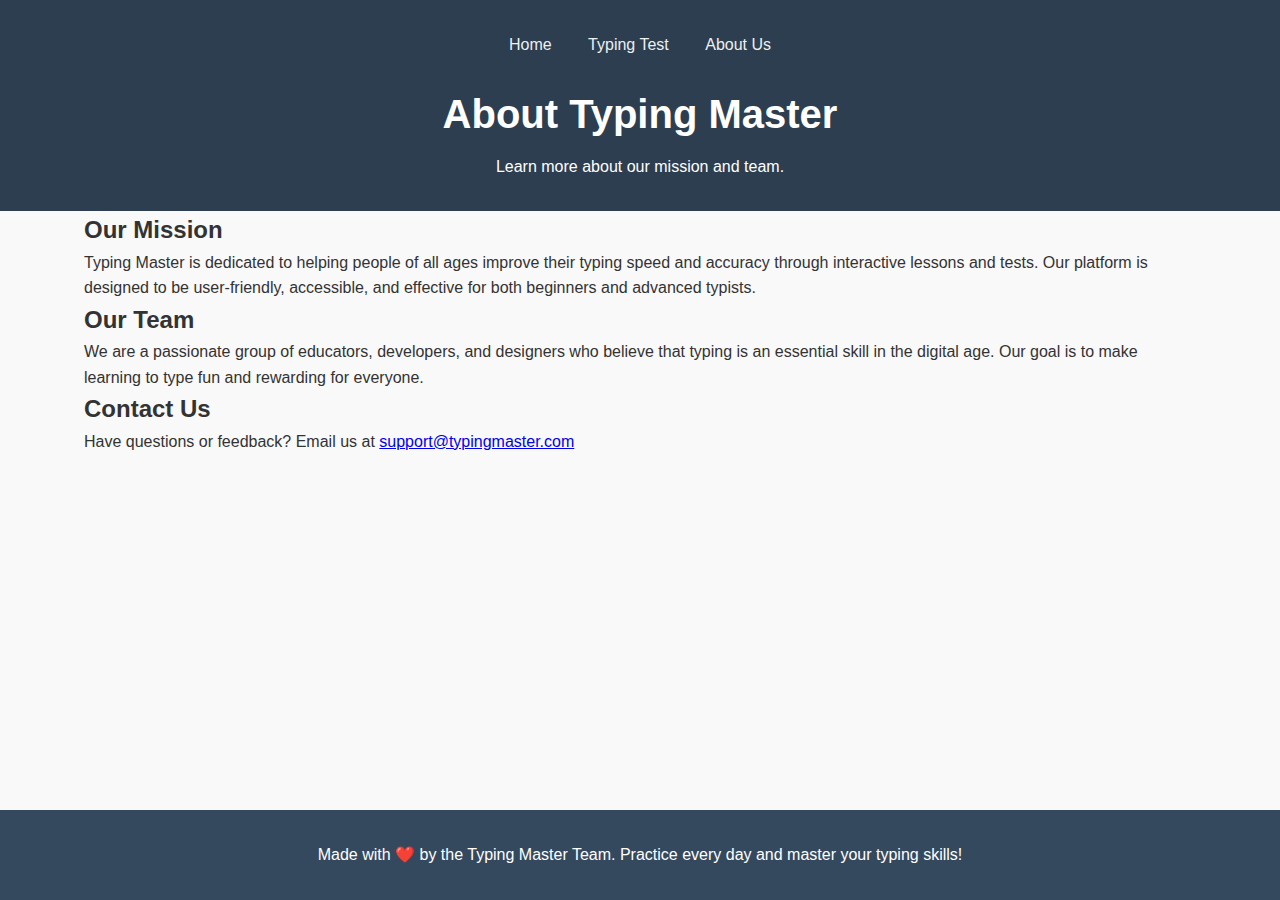
<file: about.html>
<!DOCTYPE html>
<html lang="en">
<head>
    <meta charset="UTF-8">
    <meta name="viewport" content="width=device-width, initial-scale=1.0">
    <title>Typing Master</title>
    <link rel="stylesheet" href="css/style.css">
</head>
<body>
    <header class="header">
        <div class="container">
            <nav id="main-nav" class="main-nav">
                <a href="index.html">Home</a>
                <a href="typing-test.html">Typing Test</a>
                <a href="about.html">About Us</a>
            </nav>
            <h1>About Typing Master</h1>
            <p>Learn more about our mission and team.</p>
        </div>
    </header>
    <main class="main-content">
        <div class="container about-section">
            <section>
                <h2>Our Mission</h2>
                <p>
                    Typing Master is dedicated to helping people of all ages improve their typing speed and accuracy through interactive lessons and tests. Our platform is designed to be user-friendly, accessible, and effective for both beginners and advanced typists.
                </p>
            </section>
            <section>
                <h2>Our Team</h2>
                <p>
                    We are a passionate group of educators, developers, and designers who believe that typing is an essential skill in the digital age. Our goal is to make learning to type fun and rewarding for everyone.
                </p>
            </section>
            <section>
                <h2>Contact Us</h2>
                <p>
                    Have questions or feedback? Email us at <a href="mailto:support@typingmaster.com">support@typingmaster.com</a>
                </p>
            </section>
        </div>
    </main>
    <footer class="main-footer">
        <div class="container">
            <p>Made with ❤️ by the Typing Master Team. Practice every day and master your typing skills!</p>
        </div>
    </footer>
</body>
</html>
</file>
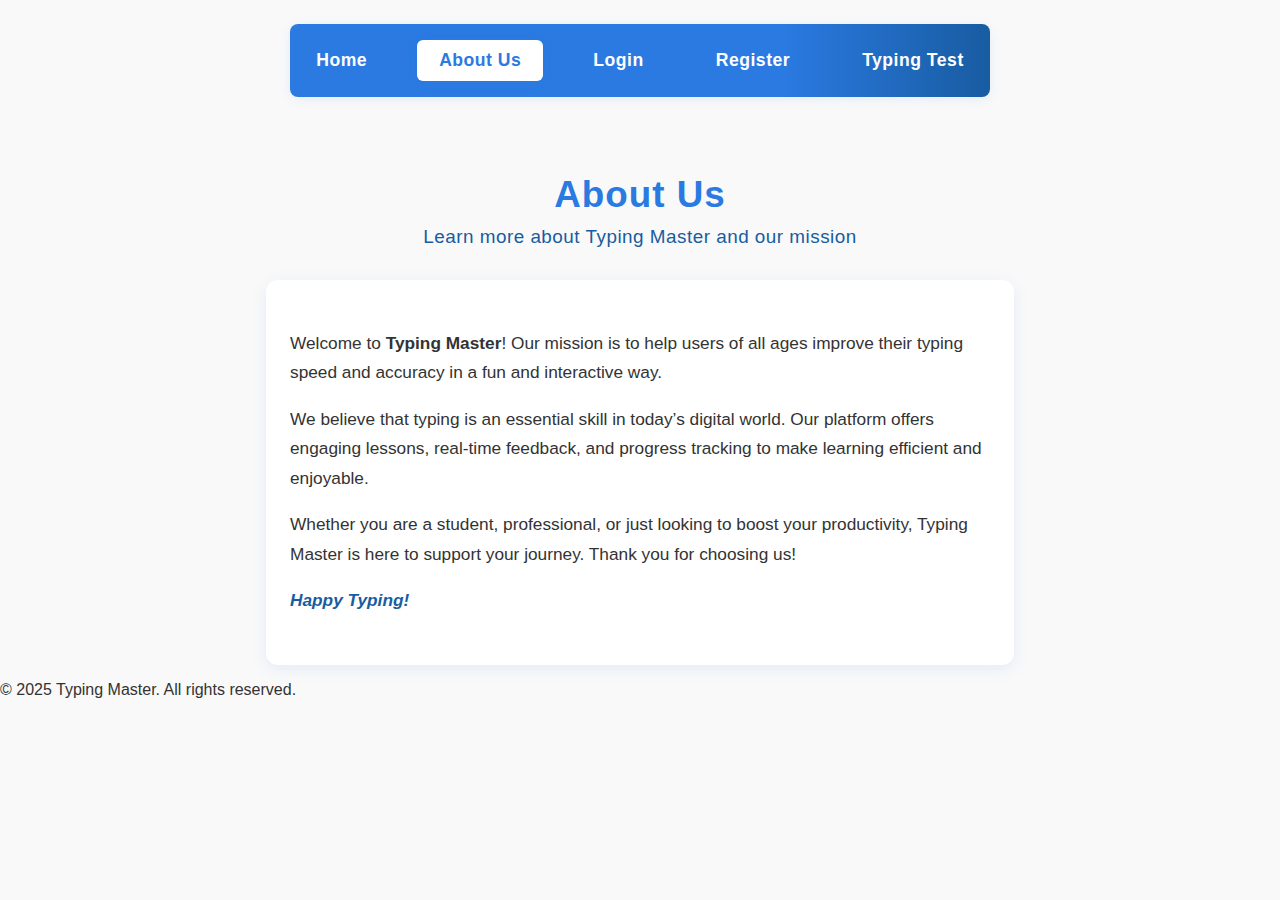
<file: aboutUs.html>
<!DOCTYPE html>
<html lang="en">
<head>
    <meta charset="UTF-8">
    <meta name="viewport" content="width=device-width, initial-scale=1.0">
    <title>About Us | Typing Master</title>
    <!-- <link rel="stylesheet" href="css/style.css"> -->
    <style>
        body {
            font-family: 'Segoe UI', Arial, sans-serif;
            margin: 0;
            background-color: #f9f9f9;
            color: #333;
        }
        nav.main-nav {
            display: flex;
            gap: 28px;
            justify-content: center;
            background: linear-gradient(90deg, #2a7ae2 70%, #185ca1 100%);
            padding: 16px 0;
            border-radius: 8px;
            margin: 24px auto 36px auto;
            max-width: 700px;
            box-shadow: 0 2px 12px rgba(42, 122, 226, 0.10);
            position: sticky;
            top: 0;
            z-index: 100;
            transition: box-shadow 0.2s;
        }
        nav.main-nav a {
            color: #fff;
            text-decoration: none;
            font-weight: 600;
            font-size: 1.1em;
            padding: 10px 22px;
            border-radius: 6px;
            transition: background 0.2s, color 0.2s, box-shadow 0.2s;
            letter-spacing: 0.5px;
        }
        nav.main-nav a:hover, nav.main-nav a:focus {
            background: #fff;
            color: #2a7ae2;
            box-shadow: 0 2px 8px rgba(42,122,226,0.08);
        }
        nav.main-nav a.active {
            background: #fff;
            color: #2a7ae2;
            box-shadow: 0 2px 8px rgba(42,122,226,0.12);
            cursor: default;
        }
        .header {
            text-align: center;
            margin: 32px auto 24px auto;
            padding: 16px 0 8px 0;
        }
        .header h1 {
            color: #2a7ae2;
            font-size: 2.3em;
            margin-bottom: 10px;
            letter-spacing: 1px;
            font-weight: 700;
        }
        .header p {
            color: #185ca1;
            font-size: 1.18em;
            font-weight: 500;
            margin: 0;
            letter-spacing: 0.5px;
        }
        .about-content {
            max-width: 700px;
            margin: 0 auto;
            background: #fff;
            padding: 32px 24px;
            border-radius: 12px;
            box-shadow: 0 4px 16px rgba(42,122,226,0.10);
        }
        .about-content p {
            line-height: 1.7;
            font-size: 1.08em;
        }
        .about-content em {
            color: #185ca1;
            font-weight: 600;
        }
        footer .main-footer {
            margin-top: 40px;
            padding: 20px 0 10px 0;
            background: #f7faff;
            border-radius: 8px;
            box-shadow: 0 2px 8px rgba(42,122,226,0.05);
        }
        footer .main-footer p {
            text-align: center;
            color: #888;
            font-size: 0.98em;
        }
    </style>
</head>
<body>
    <nav class="main-nav">
        <a href="index.html">Home</a>
        <a href="aboutUs.html" class="active">About Us</a>
        <a href="login.html">Login</a>
        <a href="register.html">Register</a>
        <a href="typingTest.html">Typing Test</a>
    </nav>
    <header class="header">
        <div class="container">
            <h1>About Us</h1>
            <p>Learn more about Typing Master and our mission</p>
        </div>
    </header>
    <main>
        <div class="about-content">
            <p>
                Welcome to <strong>Typing Master</strong>! Our mission is to help users of all ages improve their typing speed and accuracy in a fun and interactive way.
            </p>
            <p>
                We believe that typing is an essential skill in today’s digital world. Our platform offers engaging lessons, real-time feedback, and progress tracking to make learning efficient and enjoyable.
            </p>
            <p>
                Whether you are a student, professional, or just looking to boost your productivity, Typing Master is here to support your journey. Thank you for choosing us!
            </p>
            <p>
                <em>Happy Typing!</em>
            </p>
        </div>
    </main>
    <footer class="main-footer">
        <div class="container">
            <p>&copy; 2025 Typing Master. All rights reserved.</p>
        </div>
    </footer>
</body>
</html>
</file>
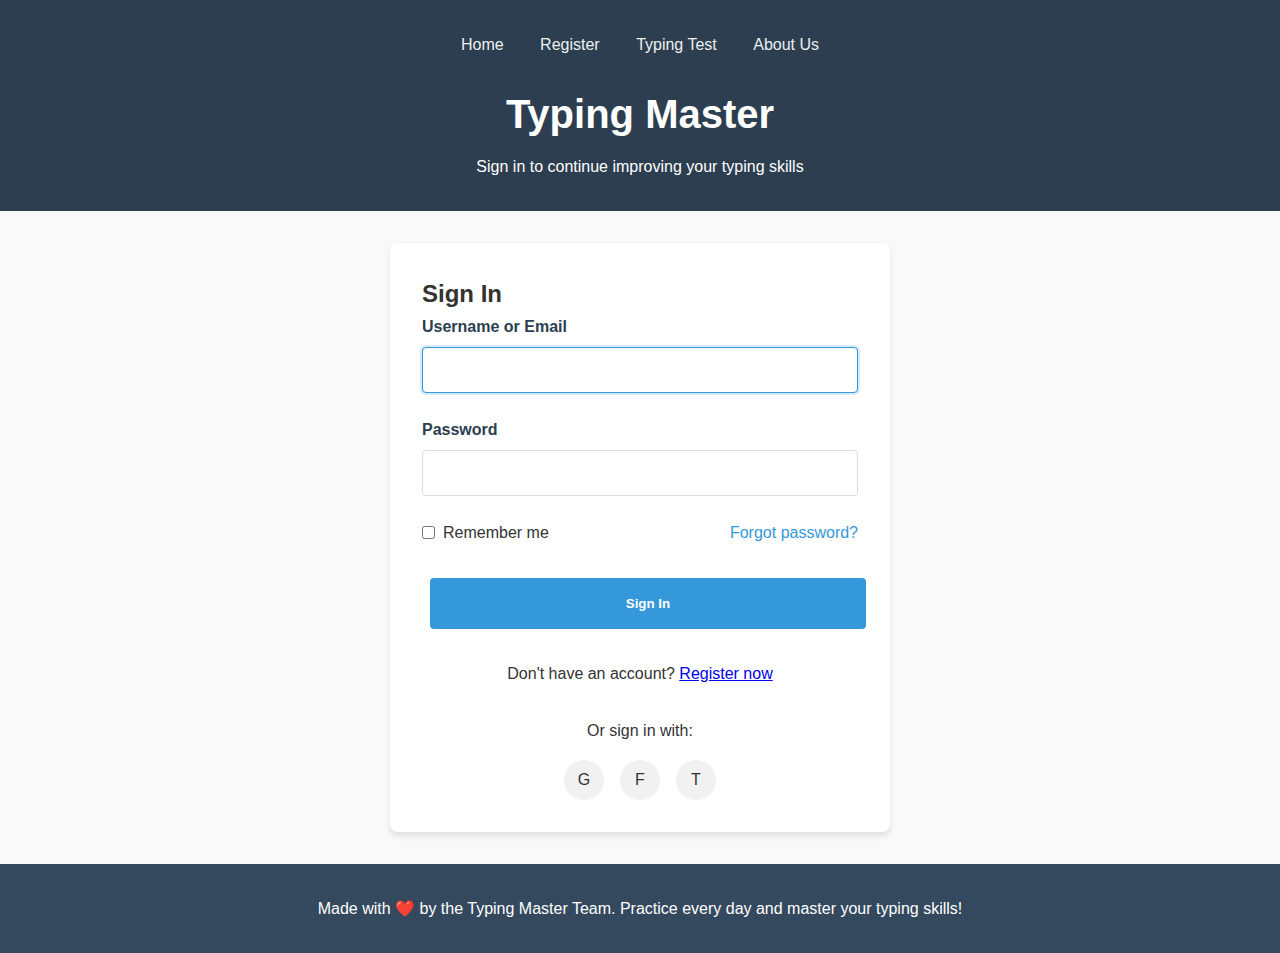
<file: dashboard.html>
<!DOCTYPE html>
<html lang="en">
<head>
    <meta charset="UTF-8">
    <meta name="viewport" content="width=device-width, initial-scale=1.0">
    <title>Dashboard - Typing Master</title>
    <link rel="stylesheet" href="css/style.css">
</head>
<body>
    <header class="header">
        <div class="container">
            <nav id="main-nav" class="main-nav">
                <a href="index.html">Home</a>
                <a href="typing-test.html">Typing Test</a>
                <a href="about.html">About Us</a>
            </nav>
            <h1>Typing Master Dashboard</h1>
            <p>Welcome to your dashboard</p>
        </div>
    </header>
    <main class="main-content">
        <div class="container" id="dashboard-content">
            <!-- User info will be loaded here -->
        </div>
    </main>
    <footer class="main-footer">
        <div class="container">
            <p>Made with ❤️ by the Typing Master Team. Practice every day and master your typing skills!</p>
        </div>
    </footer>
    <script src="js/dashboard.js"></script>
</body>
</html>
</file>
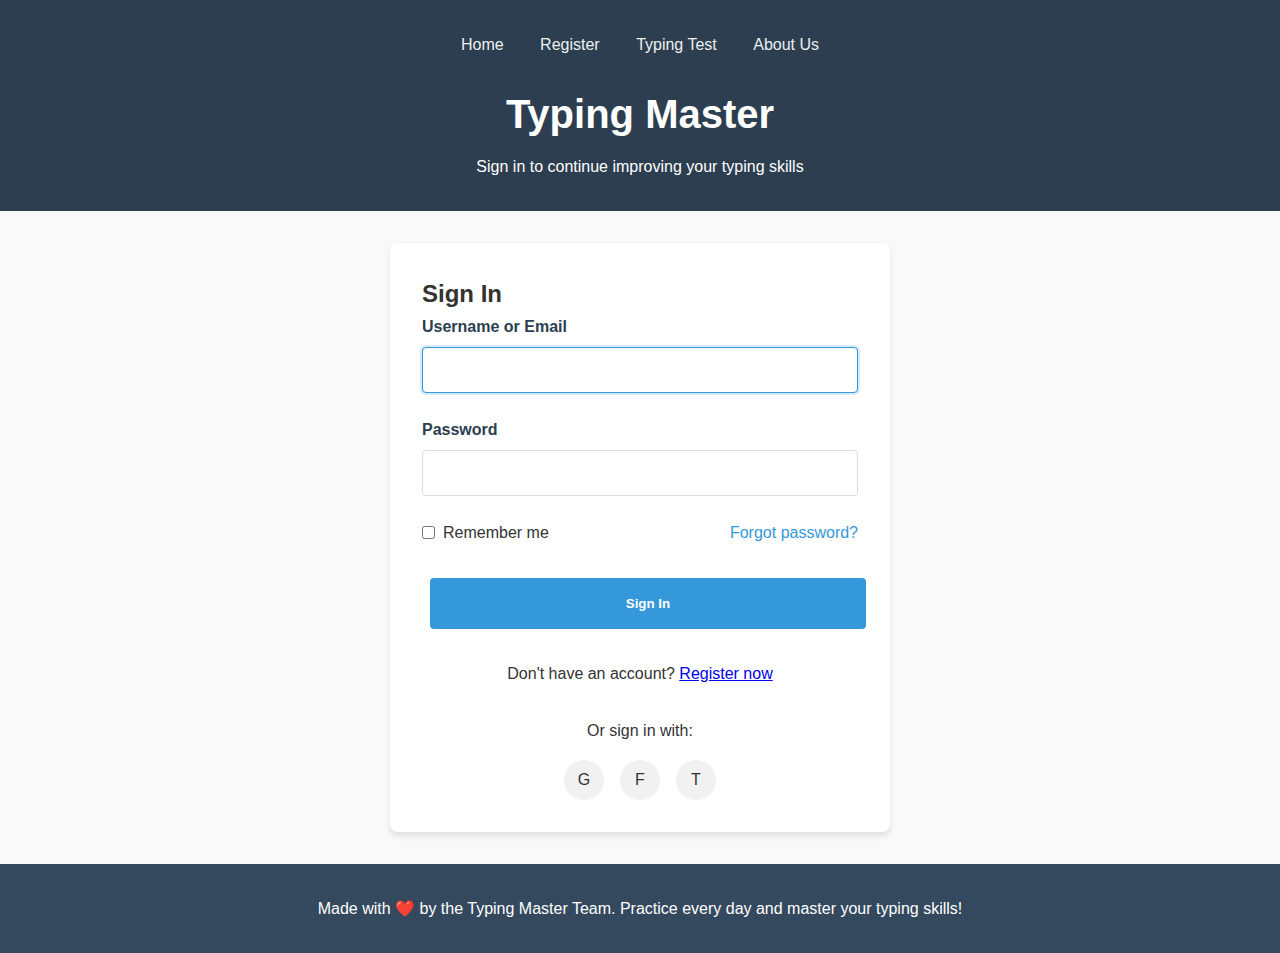
<file: login.html>
<!DOCTYPE html>
<html lang="en">
<head>
    <meta charset="UTF-8">
    <meta name="viewport" content="width=device-width, initial-scale=1.0">
    <title>Typing Master</title>
    <link rel="stylesheet" href="css/style.css">
    <link rel="stylesheet" href="css/login.css">
</head>
<body>
    <header class="header">
        <div class="container">
            <nav id="main-nav" class="main-nav">
                <a href="index.html">Home</a>
                <a href="register.html">Register</a>
                <a href="typing-test.html">Typing Test</a>
                <a href="about.html">About Us</a>
            </nav>
            <h1>Typing Master</h1>
            <p>Sign in to continue improving your typing skills</p>
        </div>
    </header>

    <main class="main-content">
        <div class="container">
            <form class="login-form" action="/login" method="POST" id="loginForm">
                <h2>Sign In</h2>
                
                <div class="form-group">
                    <label for="username">Username or Email</label>
                    <input type="text" id="username" name="username" required autofocus>
                </div>
                
                <div class="form-group">
                    <label for="password">Password</label>
                    <input type="password" id="password" name="password" required>
                </div>
                
                <div class="remember-forgot">
                    <div class="remember-me">
                        <input type="checkbox" id="remember" name="remember">
                        <label for="remember">Remember me</label>
                    </div>
                    <div class="forgot-password">
                        <a href="reset-password.html">Forgot password?</a>
                    </div>
                </div>
                
                <div class="form-group">
                    <button type="submit" class="btn btn-primary" style="width: 100%; padding: 1rem;">
                        Sign In
                    </button>
                </div>
                
                <div class="register-link">
                    Don't have an account? <a href="register.html">Register now</a>
                </div>
                
                <div class="social-login">
                    <p>Or sign in with:</p>
                    <div class="social-icons">
                        <a href="#" class="social-icon">G</a>
                        <a href="#" class="social-icon">F</a>
                        <a href="#" class="social-icon">T</a>
                    </div>
                </div>
                
                <div id="login-error" style="color:red; text-align:center; margin-bottom:1rem; display:none;"></div>
            </form>
        </div>
    </main>

    <footer class="main-footer">
        <div class="container">
            <p>Made with ❤️ by the Typing Master Team. Practice every day and master your typing skills!</p>
        </div>
    </footer>
    <script src="js/login.js"></script>
</body>
</html>
</file>
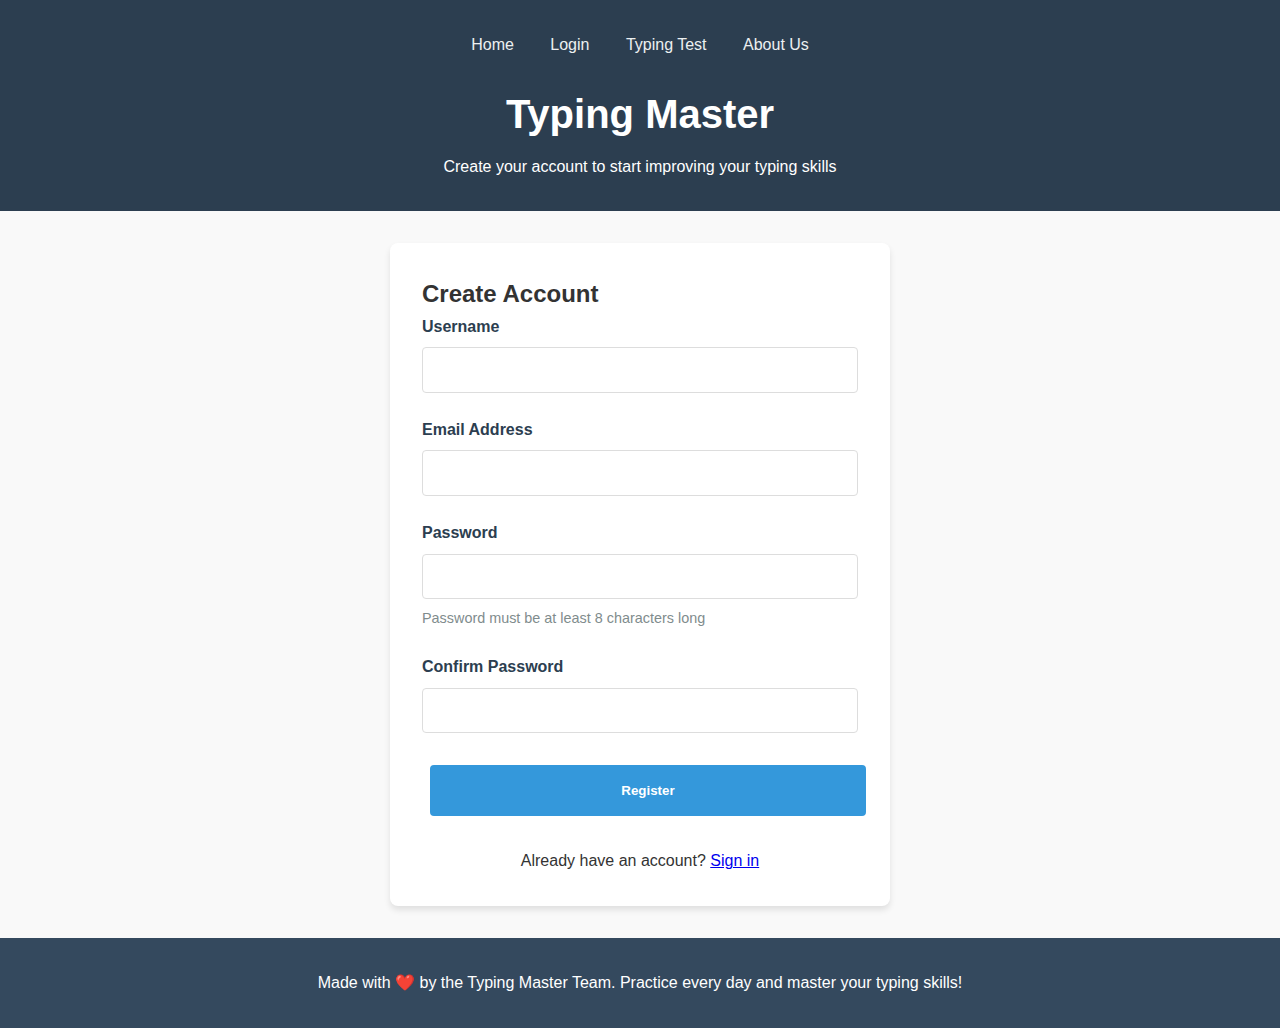
<file: register.html>
<!DOCTYPE html>
<html lang="en">
<head>
    <meta charset="UTF-8">
    <meta name="viewport" content="width=device-width, initial-scale=1.0">
    <title>Typing Master</title>
    <link rel="stylesheet" href="css/style.css">
    <link rel="stylesheet" href="css/register.css">
</head>
<body>
    <header class="header">
        <div class="container">
            <nav id="main-nav" class="main-nav">
                <a href="index.html">Home</a>
                <a href="login.html">Login</a>
                <a href="typing-test.html">Typing Test</a>
                <a href="about.html">About Us</a>
            </nav>
            <h1>Typing Master</h1>
            <p>Create your account to start improving your typing skills</p>
        </div>
    </header>

    <main class="main-content">
        <div class="container">
            <form class="registration-form" action="/register" method="POST" id="registerForm">
                <h2>Create Account</h2>
                
                <div class="form-group">
                    <label for="username">Username</label>
                    <input type="text" id="username" name="username" required>
                </div>
                
                <div class="form-group">
                    <label for="email">Email Address</label>
                    <input type="email" id="email" name="email" required>
                </div>
                
                <div class="form-group">
                    <label for="password">Password</label>
                    <input type="password" id="password" name="password" required>
                    <div class="password-requirements">
                        Password must be at least 8 characters long
                    </div>
                </div>
                
                <div class="form-group">
                    <label for="confirm-password">Confirm Password</label>
                    <input type="password" id="confirm-password" name="confirm-password" required>
                </div>
                
                <div class="form-group">
                    <button type="submit" class="btn btn-primary" style="width: 100%; padding: 1rem;">
                        Register
                    </button>
                </div>
                
                <div id="register-error" style="color:red; text-align:center; margin-bottom:1rem; display:none;"></div>
                
                <div class="login-link">
                    Already have an account? <a href="login.html">Sign in</a>
                </div>
            </form>
        </div>
    </main>

    <footer class="main-footer">
        <div class="container">
            <p>Made with ❤️ by the Typing Master Team. Practice every day and master your typing skills!</p>
        </div>
    </footer>
    <script src="js/register.js"></script>
</body>
</html>
</file>
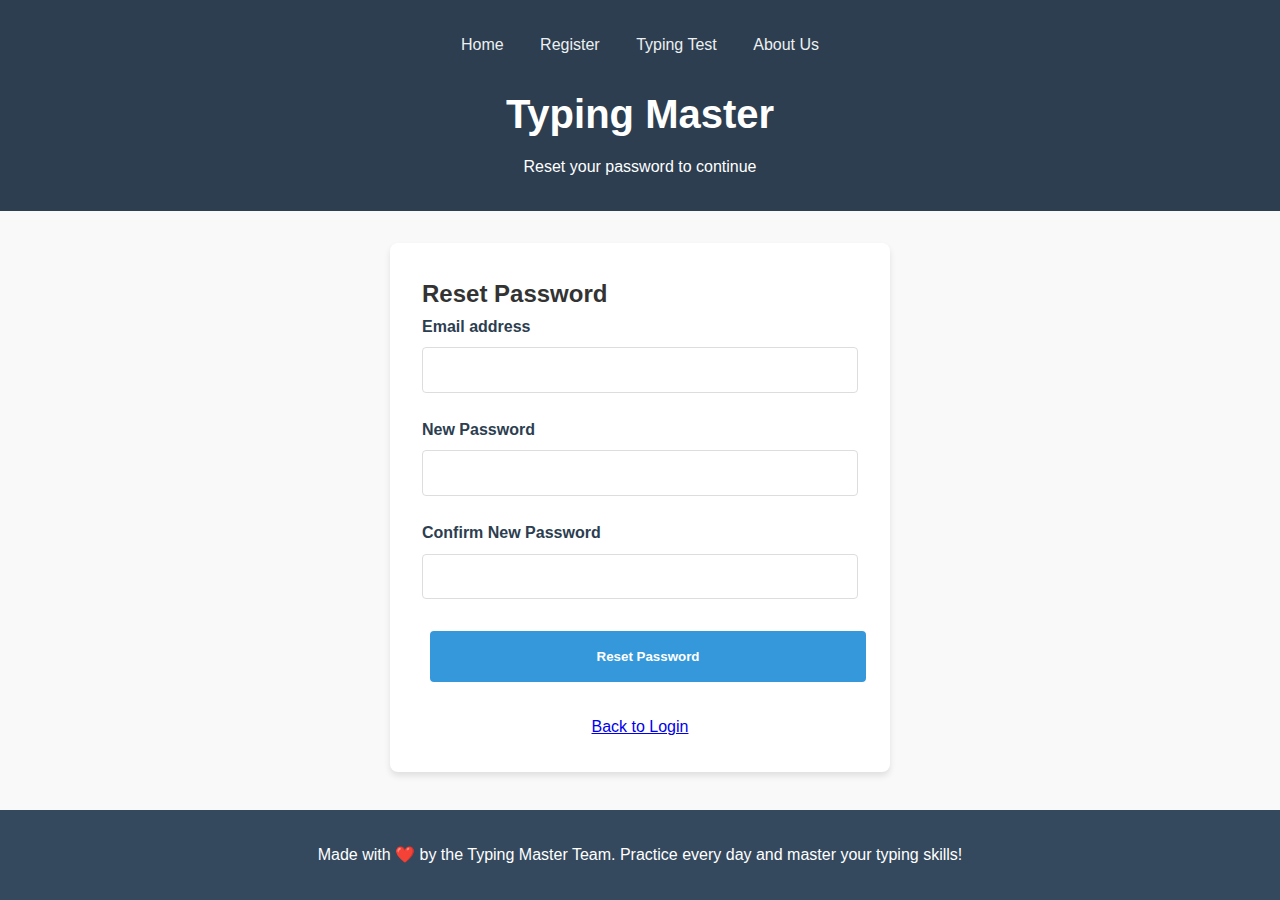
<file: reset-password.html>
<!DOCTYPE html>
<html lang="en">
<head>
    <meta charset="UTF-8" />
    <meta name="viewport" content="width=device-width, initial-scale=1.0"/>
    <title>Reset Password - Typing Master</title>
    <link rel="stylesheet" href="css/style.css" />
    <link rel="stylesheet" href="css/login.css" />
</head>
<body>
    <header class="header">
        <div class="container">
            <nav id="main-nav" claass="main-nav">
                <a href="index.html">Home</a>
                <a href="register.html">Register</a>
                <a href="typing-test.html">Typing Test</a>
                <a href="about.html">About Us</a>
            </nav>
            <h1>Typing Master</h1>
            <p>Reset your password to continue</p>
        </div>
    </header>

    <main class="main-content">
        <div class="container">
            <form class="login-form" action="/reset-password" method="POST">
                <h2>Reset Password</h2>

                <div class="form-group">
                    <label for="email">Email address</label>
                    <input type="email" id="email" name="email" required />
                </div>

                <div class="form-group">
                    <label for="new-password">New Password</label>
                    <input type="password" id="new-password" name="new-password" required />
                </div>

                <div class="form-group">
                    <label for="confirm-password">Confirm New Password</label>
                    <input type="password" id="confirm-password" name="confirm-password" required />
                </div>

                <div class="form-group">
                    <button type="submit" class="btn btn-primary" style="width: 100%; padding: 1rem;">
                        Reset Password
                    </button>
                </div>

                <div class="register-link">
                    <a href="login.html">Back to Login</a>
                </div>
            </form>
        </div>
    </main>

    <footer class="main-footer">
        <div class="container">
            <p>Made with ❤️ by the Typing Master Team. Practice every day and master your typing skills!</p>
        </div>
    </footer>
</body>
</html>
</file>
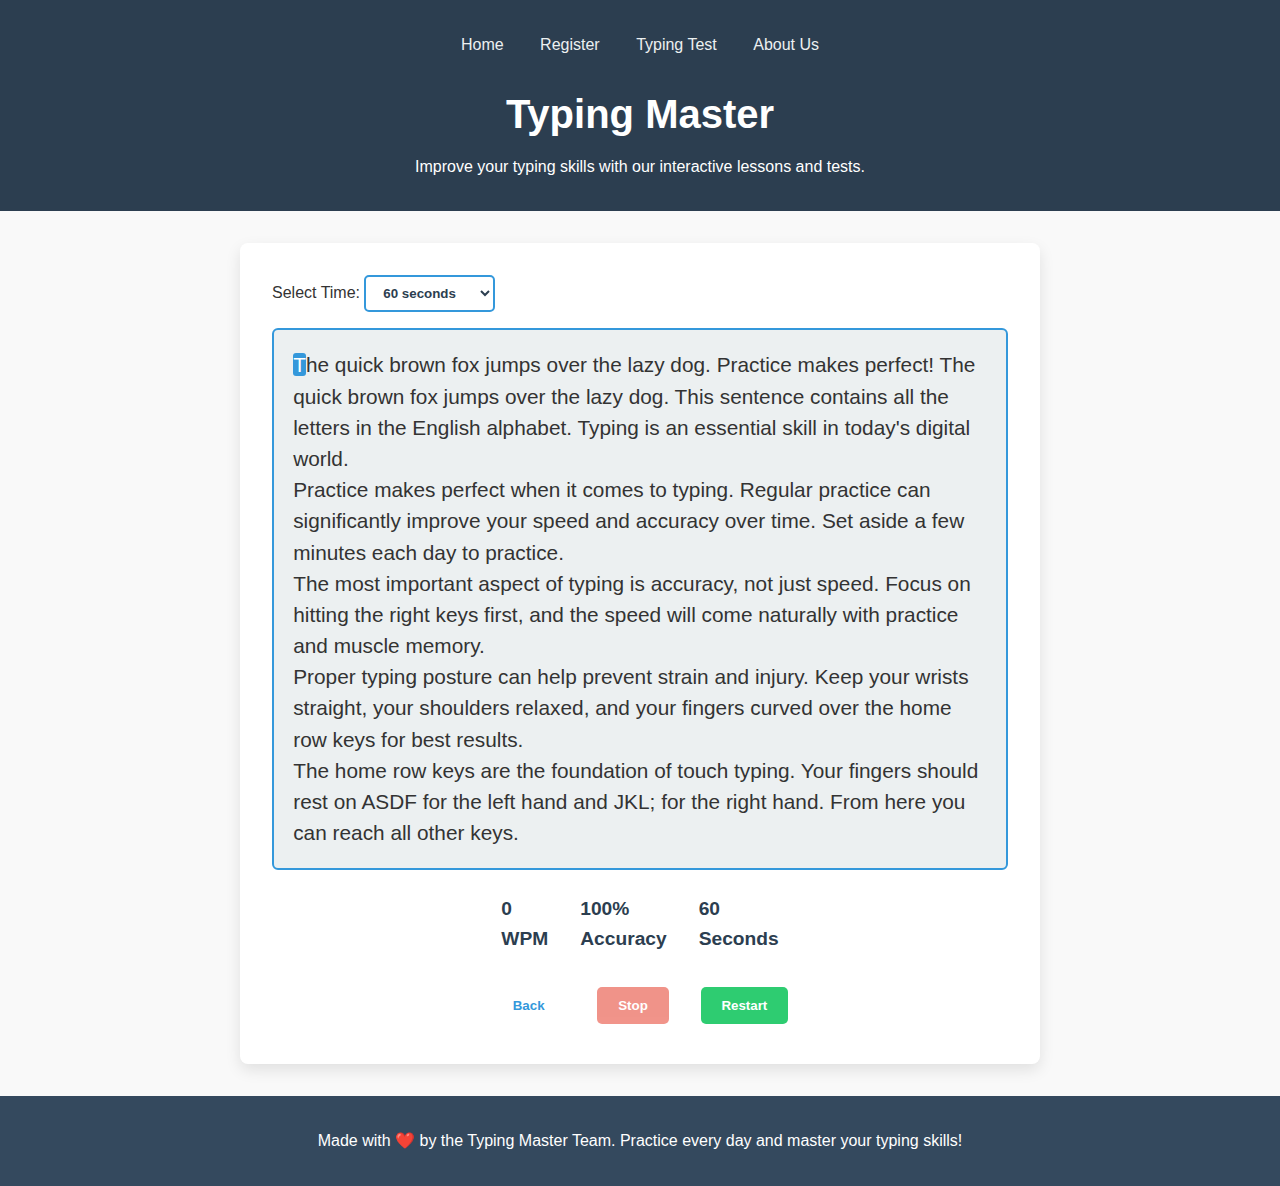
<file: typing-test.html>
<!DOCTYPE html>
<html lang="en">
<head>
<meta charset="UTF-8" />
<meta name="viewport" content="width=device-width, initial-scale=1" />
<title>Typing Test</title>
<link rel="stylesheet" href="css/style.css">
<link rel="stylesheet" href="css/typing-test.css">

</head>
<body>
  <header class="header"> 
    <div class="container">
      <nav id="main-nav" class="main-nav">
        <a href="index.html">Home</a>
        <a href="register.html" id="register-link">Register</a>
        <a href="typing-test.html">Typing Test</a>
        <a href="about.html">About Us</a>
        <span id="user-info" style="display:none; margin-left:1rem;"></span>
      </nav>
      <h1>Typing Master</h1>
      <p>Improve your typing skills with our interactive lessons and tests.</p>
    </div>
  </header> 
  <main class="container typing-test-container" tabindex="0" aria-label="Typing Test Container">
    <div>
      <label for="time-select">Select Time:</label>
      <select id="time-select" aria-label="Select test duration">
        <option value="60">60 seconds</option>
        <option value="90">90 seconds</option>
        <option value="120">120 seconds</option>
        <option value="180">3 minutes</option>
      </select>
    </div>

    <div id="text-display" aria-live="polite" aria-atomic="true" role="textbox" aria-multiline="true"></div>

    <div class="stats" aria-label="Typing statistics">
      <div class="stat-box">
        <div id="wpm" class="stat-value" aria-live="polite">0</div>
        <div class="stat-label">WPM</div>
      </div>
      <div class="stat-box">
        <div id="accuracy" class="stat-value" aria-live="polite">100%</div>
        <div class="stat-label">Accuracy</div>
      </div>
      <div class="stat-box">
        <div id="time" class="stat-value" aria-live="polite">60</div>
        <div class="stat-label">Seconds</div>
      </div>
    </div>

    <div class="controls">
      <button id="back-btn" class="btn btn-outline" type="button">Back</button>
      <button id="stop-btn" class="btn btn-outline" disabled>Stop</button>
      <button id="restart-btn" class="btn btn-secondary" disabled>Restart</button>
    </div>
  </main>

  <div id="summary-overlay" role="dialog" aria-modal="true" aria-labelledby="summary-title" aria-describedby="summary-desc">
    <div id="summary-box">
      <button id="summary-close" aria-label="Close summary dialog">×</button>
      <h2 id="summary-title">Test Summary</h2>
      <p id="summary-wpm">WPM: 0</p>
      <p id="summary-accuracy">Accuracy: 100%</p>
      <p id="summary-time">Time: 60s</p>
    </div>
  </div>

  <footer class="main-footer">
        <div class="container">
            <p>Made with ❤️ by the Typing Master Team. Practice every day and master your typing skills!</p>
        </div>
    </footer>
  <script src="js/typing-test.js"></script>
</body>
</html>
</file>
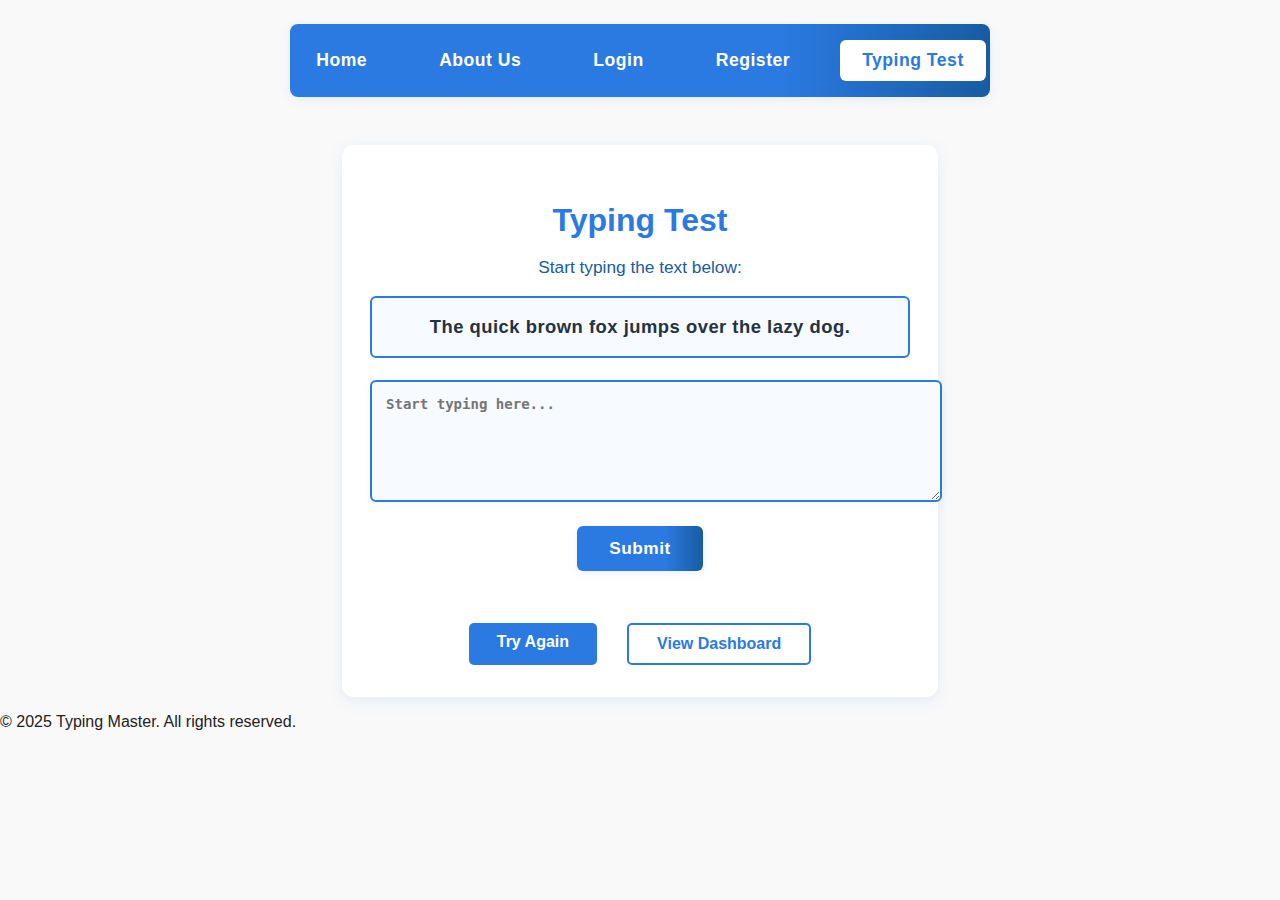
<file: typingTest.html>
<!DOCTYPE html>
<html lang="en">

<head>
    <meta charset="UTF-8">
    <title>Typing Test | Typing Master</title>
    <meta name="viewport" content="width=device-width, initial-scale=1.0">
    <style>
        body {
            font-family: 'Segoe UI', Arial, sans-serif;
            background: #f9f9f9;
            margin: 0;
            color: #222;
        }

        nav.main-nav {
            display: flex;
            gap: 28px;
            justify-content: center;
            background: linear-gradient(90deg, #2a7ae2 70%, #185ca1 100%);
            padding: 16px 0;
            border-radius: 8px;
            margin: 24px auto 36px auto;
            max-width: 700px;
            box-shadow: 0 2px 12px rgba(42, 122, 226, 0.10);
            position: sticky;
            top: 0;
            z-index: 100;
            transition: box-shadow 0.2s;
        }

        nav.main-nav a {
            color: #fff;
            text-decoration: none;
            font-weight: 600;
            font-size: 1.1em;
            padding: 10px 22px;
            border-radius: 6px;
            transition: background 0.2s, color 0.2s, box-shadow 0.2s;
            letter-spacing: 0.5px;
        }

        nav.main-nav a:hover,
        nav.main-nav a:focus {
            background: #fff;
            color: #2a7ae2;
            box-shadow: 0 2px 8px rgba(42, 122, 226, 0.08);
        }

        nav.main-nav a.active {
            background: #fff;
            color: #2a7ae2;
            box-shadow: 0 2px 8px rgba(42, 122, 226, 0.12);
            cursor: default;
        }

        .typing-test-container {
            max-width: 540px;
            margin: 48px auto 0 auto;
            background: #fff;
            border-radius: 12px;
            box-shadow: 0 4px 16px rgba(42, 122, 226, 0.10);
            padding: 36px 28px 32px 28px;
            text-align: center;
        }

        .typing-test-container h1 {
            color: #2a7ae2;
            font-size: 2em;
            margin-bottom: 18px;
            font-weight: 700;
        }

        .typing-test-container p {
            color: #185ca1;
            font-size: 1.08em;
            margin-bottom: 18px;
        }

        .test-text {
            background: #f7faff;
            border: 2px solid #2a7ae2;
            border-radius: 6px;
            padding: 18px 14px;
            font-size: 1.15em;
            color: #234;
            margin-bottom: 22px;
            font-weight: 600;
            letter-spacing: 0.5px;
        }

        textarea {
            width: 100%;
            min-height: 90px;
            font-size: 1.08em;
            border: 2px solid #2a7ae2;
            border-radius: 6px;
            padding: 14px;
            color: #185ca1;
            background: #f7faff;
            font-weight: 600;
            box-shadow: 0 2px 8px rgba(42, 122, 226, 0.06);
            transition: border-color 0.2s, box-shadow 0.2s;
            resize: vertical;
        }

        textarea:focus {
            outline: none;
            border-color: #185ca1;
            box-shadow: 0 0 0 2px #2a7ae233;
        }

        .btn.btn-primary {
            background: linear-gradient(90deg, #2a7ae2 70%, #185ca1 100%);
            color: #fff;
            border: none;
            border-radius: 6px;
            font-size: 1.08em;
            font-weight: 700;
            letter-spacing: 0.5px;
            box-shadow: 0 2px 8px rgba(42, 122, 226, 0.10);
            cursor: pointer;
            padding: 12px 32px;
            margin-top: 20px;
            transition: background 0.2s, box-shadow 0.2s, transform 0.1s;
        }

        .btn.btn-primary:hover,
        .btn.btn-primary:focus {
            background: #185ca1;
            box-shadow: 0 4px 16px rgba(42, 122, 226, 0.18);
            transform: translateY(-2px) scale(1.03);
            color: #fff;
        }

        .btn {
            display: inline-block;
            margin-top: 24px;
            padding: 10px 28px;
            background: #2a7ae2;
            color: #fff;
            border: none;
            border-radius: 5px;
            font-size: 1em;
            font-weight: bold;
            cursor: pointer;
            text-decoration: none;
            transition: background 0.2s;
        }

        .btn:hover {
            background: #185ca1;
        }

        .btn.dashboard {
            background: #fff;
            color: #2a7ae2;
            border: 2px solid #2a7ae2;
            margin-left: 10px;
        }

        .btn.dashboard:hover {
            background: #2a7ae2;
            color: #fff;
        }

        .button-row {
            display: flex;
            justify-content: center;
            gap: 20px;
            margin-top: 28px;
        }

        footer .main-footer {
            margin-top: 40px;
            padding: 20px 0 10px 0;
            background: #f7faff;
            border-radius: 8px;
            box-shadow: 0 2px 8px rgba(42, 122, 226, 0.05);
        }

        footer .main-footer p {
            text-align: center;
            color: #888;
            font-size: 0.98em;
        }

        @media (max-width: 700px) {
            .typing-test-container {
                padding: 22px 8px 18px 8px;
            }

            nav.main-nav {
                max-width: 98vw;
                margin: 12px 1vw 24px 1vw;
            }

            .button-row {
                flex-direction: column;
                gap: 12px;
            }
        }
    </style>
    <script>
        let startTime, endTime;
        let testText = "The quick brown fox jumps over the lazy dog.";

        function startTimer() {
            if (!startTime) {
                startTime = new Date();
            }
        }

        function goToResult(event) {
            event.preventDefault();
            endTime = new Date();

            // Get user input and calculate stats
            const userInput = document.getElementById('userInput').value.trim();
            const timeTakenSec = (endTime - startTime) / 1000;
            const timeTakenMin = timeTakenSec / 60;

            // Calculate WPM
            const wordsTyped = userInput.length > 0 ? userInput.split(/\s+/).length : 0;
            const wpm = timeTakenMin > 0 ? Math.round(wordsTyped / timeTakenMin) : 0;

            // Calculate accuracy
            const originalWords = testText.split(/\s+/);
            const inputWords = userInput.split(/\s+/);
            let correct = 0;
            for (let i = 0; i < Math.min(originalWords.length, inputWords.length); i++) {
                if (originalWords[i] === inputWords[i]) correct++;
            }
            const accuracy = Math.round((correct / originalWords.length) * 100);

            // Format time as mm:ss
            const min = Math.floor(timeTakenSec / 60);
            const sec = Math.floor(timeTakenSec % 60);
            const timeStr = `${min}:${sec.toString().padStart(2, '0')} min`;

            // Store results for dashboard (history)
            let results = JSON.parse(localStorage.getItem('results') || '[]');
            results.push({
                wpm: isNaN(wpm) ? 0 : wpm,
                accuracy: isNaN(accuracy) ? 0 : accuracy,
                time: timeStr,
                date: new Date().toLocaleString()
            });
            localStorage.setItem('results', JSON.stringify(results));

            // Store latest for testResult.html
            localStorage.setItem('wpm', isNaN(wpm) ? 0 : wpm);
            localStorage.setItem('accuracy', isNaN(accuracy) ? 0 : accuracy);
            localStorage.setItem('time', timeStr);

            window.location.href = "testResult.html";
        }
        // Optional: Clear textarea on load for Try Again
        window.onload = function () {
            var input = document.getElementById('userInput');
            if (input) input.value = '';
        }
    </script>
</head>

<body>
    <nav class="main-nav">
        <a href="index.html">Home</a>
        <a href="aboutUs.html">About Us</a>
        <a href="login.html">Login</a>
        <a href="register.html">Register</a>
        <a href="typingTest.html" class="active">Typing Test</a>
    </nav>
    <div class="typing-test-container">
        <h1>Typing Test</h1>
        <p>Start typing the text below:</p>
        <div class="test-text">
            The quick brown fox jumps over the lazy dog.
        </div>
        <form onsubmit="goToResult(event)">
            <textarea id="userInput" rows="4" cols="50" placeholder="Start typing here..."
                oninput="startTimer()"></textarea>
            <button type="submit" class="btn btn-primary" style="margin-top:20px;">Submit</button>
        </form>
        <div class="button-row" style="margin-top: 28px;">
            <a href="typingTest.html" class="btn">Try Again</a>
            <a href="testResult.html" class="btn dashboard">View Dashboard</a>
        </div>
    </div>
    <footer class="main-footer">
        <div class="container">
            <p>&copy; 2025 Typing Master. All rights reserved.</p>
        </div>
    </footer>
</body>

</html>
</file>
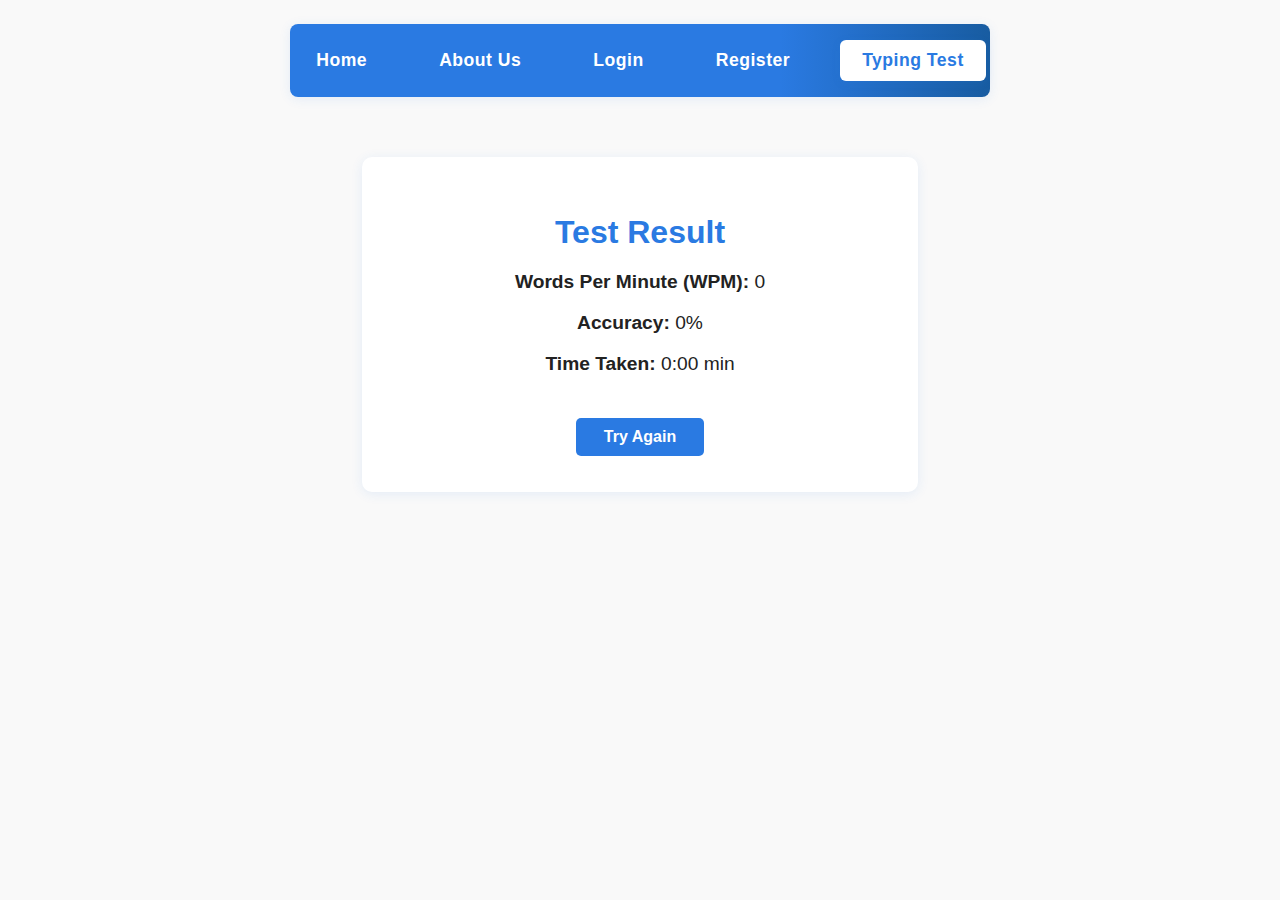
<file: Build/testResult.html>
<!DOCTYPE html>
<html lang="en">
<head>
    <meta charset="UTF-8">
    <title>Test Result | Typing Master</title>
    <meta name="viewport" content="width=device-width, initial-scale=1.0">
    <!-- <link rel="stylesheet" href="css/style.css"> -->
    <style>
        body {
            font-family: 'Segoe UI', Arial, sans-serif;
            background: #f9f9f9;
            margin: 0;
            color: #222;
        }
        nav.main-nav {
            display: flex;
            gap: 28px;
            justify-content: center;
            background: linear-gradient(90deg, #2a7ae2 70%, #185ca1 100%);
            padding: 16px 0;
            border-radius: 8px;
            margin: 24px auto 36px auto;
            max-width: 700px;
            box-shadow: 0 2px 12px rgba(42, 122, 226, 0.10);
            position: sticky;
            top: 0;
            z-index: 100;
            transition: box-shadow 0.2s;
        }
        nav.main-nav a {
            color: #fff;
            text-decoration: none;
            font-weight: 600;
            font-size: 1.1em;
            padding: 10px 22px;
            border-radius: 6px;
            transition: background 0.2s, color 0.2s, box-shadow 0.2s;
            letter-spacing: 0.5px;
        }
        nav.main-nav a:hover, nav.main-nav a:focus {
            background: #fff;
            color: #2a7ae2;
            box-shadow: 0 2px 8px rgba(42,122,226,0.08);
        }
        nav.main-nav a.active {
            background: #fff;
            color: #2a7ae2;
            box-shadow: 0 2px 8px rgba(42,122,226,0.12);
            cursor: default;
        }
        .container {
            max-width: 500px;
            margin: 60px auto;
            background: #fff;
            border-radius: 10px;
            box-shadow: 0 2px 12px rgba(42,122,226,0.10);
            padding: 36px 28px;
            text-align: center;
        }
        h1 {
            color: #2a7ae2;
            margin-bottom: 18px;
        }
        .result {
            font-size: 1.2em;
            margin: 18px 0;
        }
        .btn {
            display: inline-block;
            margin-top: 24px;
            padding: 10px 28px;
            background: #2a7ae2;
            color: #fff;
            border: none;
            border-radius: 5px;
            font-size: 1em;
            font-weight: bold;
            cursor: pointer;
            text-decoration: none;
            transition: background 0.2s;
        }
        .btn:hover {
            background: #185ca1;
        }
    </style>
    <script>
        window.onload = function() {
            // Get the latest results from localStorage
            const wpm = localStorage.getItem('wpm');
            const accuracy = localStorage.getItem('accuracy');
            const time = localStorage.getItem('time');
            // Show the results if available, else show default
            document.getElementById('wpm').textContent = wpm !== null ? wpm : '0';
            document.getElementById('accuracy').textContent = accuracy !== null ? accuracy + '%' : '0%';
            document.getElementById('time').textContent = time !== null ? time : '0:00 min';
        }
    </script>
</head>
<body>
    <nav class="main-nav">
        <a href="index.html">Home</a>
        <a href="aboutUs.html">About Us</a>
        <a href="login.html">Login</a>
        <a href="register.html">Register</a>
        <a href="typingTest.html" class="active">Typing Test</a>
    </nav>
    <div class="container">
        <h1>Test Result</h1>
        <div class="result">
            <p><strong>Words Per Minute (WPM):</strong> <span id="wpm">0</span></p>
            <p><strong>Accuracy:</strong> <span id="accuracy">0%</span></p>
            <p><strong>Time Taken:</strong> <span id="time">0:00 min</span></p>
        </div>
        <a href="typingTest.html" class="btn">Try Again</a>
    </div>
</body>
</html>
</file>
<file: css/login.css>
/* Additional styles specific to login page */
.login-form {
    max-width: 500px;
    margin: 2rem auto;
    padding: 2rem;
    background: white;
    border-radius: 8px;
    box-shadow: 0 4px 6px rgba(0, 0, 0, 0.1);
}

.form-group {
    margin-bottom: 1.5rem;
}

.form-group label {
    display: block;
    margin-bottom: 0.5rem;
    font-weight: 600;
    color: #2c3e50;
}

.form-group input {
    width: 100%;
    padding: 0.8rem;
    border: 1px solid #ddd;
    border-radius: 4px;
    font-size: 1rem;
}

.form-group input:focus {
    outline: none;
    border-color: #3498db;
    box-shadow: 0 0 0 2px rgba(52, 152, 219, 0.2);
}

.remember-forgot {
    display: flex;
    justify-content: space-between;
    align-items: center;
    margin-bottom: 1.5rem;
}

.remember-me {
    display: flex;
    align-items: center;
}

.remember-me input {
    margin-right: 0.5rem;
}

.forgot-password a {
    color: #3498db;
    text-decoration: none;
}

.forgot-password a:hover {
    text-decoration: underline;
}

.register-link {
    text-align: center;
    margin-top: 1.5rem;
}

.social-login {
    margin-top: 2rem;
    text-align: center;
}

.social-icons {
    display: flex;
    justify-content: center;
    gap: 1rem;
    margin-top: 1rem;
}

.social-icon {
    width: 40px;
    height: 40px;
    border-radius: 50%;
    background: #f1f1f1;
    display: flex;
    align-items: center;
    justify-content: center;
    color: #333;
    text-decoration: none;
    transition: all 0.3s ease;
}
.social-icon:hover {
    background: #3498db;
    color: white;
}
</file>
<file: css/register.css>
/* Additional styles specific to registration page */
.registration-form {
    max-width: 500px;
    margin: 2rem auto;
    padding: 2rem;
    background: white;
    border-radius: 8px;
    box-shadow: 0 4px 6px rgba(0, 0, 0, 0.1);
}

.form-group {
    margin-bottom: 1.5rem;
}

.form-group label {
    display: block;
    margin-bottom: 0.5rem;
    font-weight: 600;
    color: #2c3e50;
}

.form-group input {
    width: 100%;
    padding: 0.8rem;
    border: 1px solid #ddd;
    border-radius: 4px;
    font-size: 1rem;
}

.form-group input:focus {
    outline: none;
    border-color: #3498db;
    box-shadow: 0 0 0 2px rgba(52, 152, 219, 0.2);
}

.password-requirements {
    font-size: 0.9rem;
    color: #7f8c8d;
    margin-top: 0.5rem;
}

.login-link {
    text-align: center;
    margin-top: 1.5rem;
}
</file>
<file: css/typing-test.css>
/* Typing test specific styles */

.typing-test-container {
  margin: 2rem auto;
  max-width: 800px;
  background: white;
  padding: 2rem;
  border-radius: 8px;
  box-shadow: 0 6px 15px rgba(0,0,0,0.1);
}

.typing-test-header {
  text-align: center;
  margin-bottom: 1.5rem;
  color: #2c3e50;
}

#text-display {
  background-color: #ecf0f1;
  border-radius: 6px;
  padding: 1.2rem;
  min-height: 120px;
  font-size: 1.3rem;
  line-height: 1.5;
  user-select: none;
  overflow-wrap: break-word;
  outline: none;
  cursor: text;
  border: 2px solid #3498db;
}

#text-display span {
  white-space: pre-wrap;
}

#text-display span.current {
  background-color: #3498db;
  color: white;
  border-radius: 3px;
}

#text-display span.correct {
  color: #2ecc71;
}

#text-display span.incorrect {
  color: #e74c3c;
  text-decoration: underline wavy red;
}

.stats {
  display: flex;
  justify-content: center;
  gap: 2rem;
  margin: 1.5rem 0;
  font-weight: 600;
  color: #2c3e50;
}

.stats div {
  font-size: 1.2rem;
}

.controls {
  display: flex;
  justify-content: center;
  gap: 1rem;
  margin-top: 1rem;
}

.controls button {
  padding: 0.7rem 1.3rem;
  border-radius: 5px;
  border: none;
  font-weight: 600;
  cursor: pointer;
  transition: background-color 0.3s ease;
}

.controls button:disabled {
  opacity: 0.6;
  cursor: not-allowed;
}

#stop-btn {
  background-color: #e74c3c;
  color: white;
}

#stop-btn:hover:not(:disabled) {
  background-color: #c0392b;
}

#restart-btn {
  background-color: #2ecc71;
  color: white;
}

#restart-btn:hover:not(:disabled) {
  background-color: #27ae60;
}

/* Summary modal overlay */

#summary-overlay {
  position: fixed;
  top: 0;
  left: 0;
  width: 100%;
  height: 100%;
  background: rgba(44, 62, 80, 0.9);
  color: white;
  display: none;
  flex-direction: column;
  justify-content: center;
  align-items: center;
  z-index: 1000;
  padding: 1rem;
  text-align: center;
}

#summary-overlay > div {
  background: #34495e;
  padding: 2rem 3rem;
  border-radius: 8px;
  box-shadow: 0 6px 20px rgba(0,0,0,0.5);
  max-width: 400px;
  width: 90%;
}

#summary-overlay h2 {
  margin-bottom: 1.5rem;
  font-size: 2rem;
}

#summary-overlay p {
  font-size: 1.2rem;
  margin: 0.7rem 0;
}

#summary-close {
  background: transparent;
  border: none;
  font-size: 1.8rem;
  color: white;
  position: absolute;
  top: 1rem;
  right: 1rem;
  cursor: pointer;
  font-weight: 700;
  line-height: 1;
}

#time-select {
  padding: 0.5rem 0.8rem;
  border-radius: 5px;
  border: 2px solid #3498db;
  background-color: white;
  color: #2c3e50;
  font-weight: 600;
  margin-bottom: 1rem;
  cursor: pointer;
}
#time-select:focus,
.controls button:focus,
#summary-close:focus {
  outline: 3px solid #2980b9;
  outline-offset: 2px;
}
#text-display:focus {
  caret-color: #3498db;
}
#text-display span.incorrect {
  text-decoration: underline wavy red 2px;
}
#text-display:hover {
  border-color: #2980b9;
}
</file>
<file: css/style.css>
/* Reset and base styles */
* {
    margin: 0;
    padding: 0;
    box-sizing: border-box;
    font-family: 'Segoe UI', Tahoma, Geneva, Verdana, sans-serif;
}

body {
    min-height: 100vh;
    display: flex;
    flex-direction: column;
    line-height: 1.6;
    color: #333;
    background-color: #f9f9f9;
}

.container {
    width: 90%;
    max-width: 1200px;
    margin: 0 auto;
    padding: 0 20px;
}

/* Header styles */
.header {
    background-color: #2c3e50;
    color: white;
    padding: 2rem 0;
    text-align: center;
}

.header h1 {
    font-size: 2.5rem;
    margin-bottom: 0.5rem;
}

/* Button styles */
.btn {
    display: inline-block;
    padding: 0.8rem 1.5rem;
    border-radius: 4px;
    text-decoration: none;
    font-weight: 600;
    transition: all 0.3s ease;
    margin: 0.5rem;
}

.btn-primary {
    background-color: #3498db;
    color: white;
    border: 2px solid #3498db;
}

.btn-primary:hover {
    background-color: #2980b9;
    border-color: #2980b9;
}

.btn-secondary {
    background-color: #2ecc71;
    color: white;
    border: 2px solid #2ecc71;
}

.btn-secondary:hover {
    background-color: #27ae60;
    border-color: #27ae60;
}

.btn-outline {
    background-color: transparent;
    color: #3498db;
    border: 2px solid #3498db;
}

.btn-outline:hover {
    background-color: #3498db;
    color: white;
}

/* Main content styles */
.main-content {
    flex: 1;
}

.hero {
    text-align: center;
    margin-bottom: 3rem;
}

.hero h2 {
    font-size: 2rem;
    margin-bottom: 1rem;
    color: #2c3e50;
}

.features {
    display: flex;
    justify-content: center;
    flex-wrap: wrap;
    gap: 2rem;
}

.feature-card {
    background: white;
    border-radius: 8px;
    padding: 2rem;
    box-shadow: 0 4px 6px rgba(0, 0, 0, 0.1);
    flex: 1;
    min-width: 300px;
    text-align: center;
}

.feature-card h3 {
    margin-bottom: 1rem;
    color: #2c3e50;
}

/* Footer styles */
.main-footer {
    background-color: #34495e;
    color: white;
    padding: 2rem 0;
    text-align: center;
}

.main-footer a {
    color: #ecf0f1;
    margin: 0 1rem;
    text-decoration: none;
}

.main-footer a:hover {
    color: #3498db;
}
#main-nav, .main-nav {
    background: none;
    text-align: center;
    margin-bottom: 1.5rem;
}
#main-nav a, .main-nav a {
    color: #ecf0f1;
    margin: 0 1rem;
    text-decoration: none;
    font-weight: 500;
    transition: color 0.2s;
}
#main-nav a:hover, .main-nav a:hover {
    color: #3498db;
}
</file>
